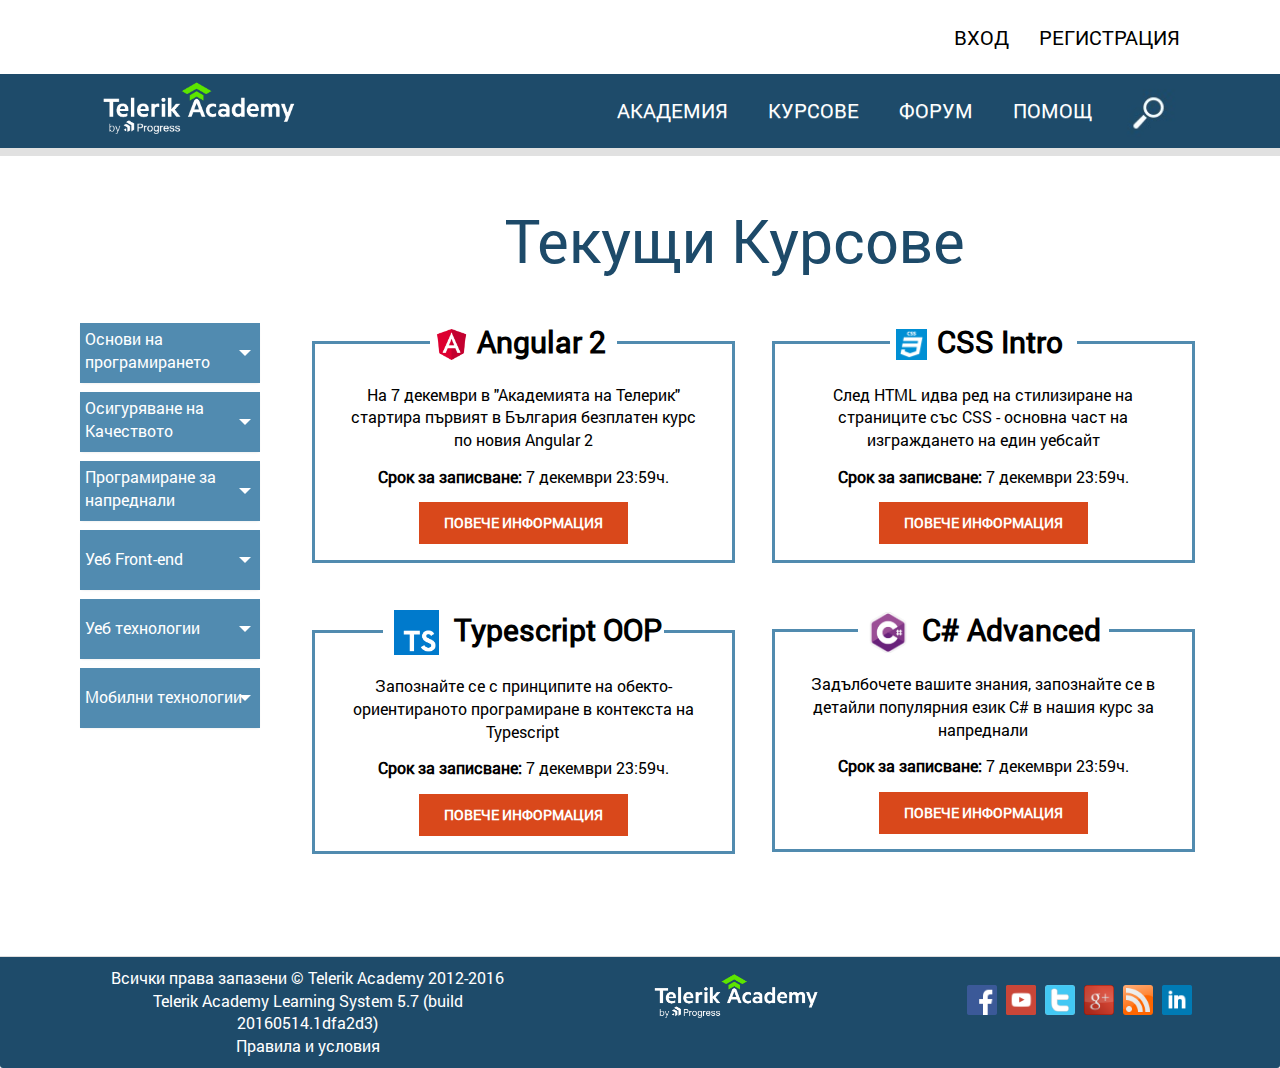
<file: htmls/index.html>
<!DOCTYPE html>
<html lang="en">

<head>
    <meta charset="UTF-8">
    <meta name="keywords" content="Telerik Academy, Академия на Телерик" />
    <meta name="viewport" content="width=device-width, initial-scale=1.0">
    <title>Telerik Academy</title>
    <link rel="icon" href="./icons/telerik-logo.ico"/>
    <link rel="stylesheet" href="./lib/css/bootstrap.min.css">
    <link rel="stylesheet" href="./lib/css/bootstrap-theme.min.css">
    <link rel="stylesheet" href="./styles/main.css">

    <script src="./lib/js/jquery.min.js"></script>
    <script src="./lib/js/bootstrap.min.js"></script>
    </hbody>
    <div id="root">
        <header>
            <nav id="account-settings" class="navbar navbar-static-top nav-inline">
                <div class="container text-center center">
                    <div id="login-register" class="row">
                        <div class="col-xs-12 text-center">
                            <ul class="nav navbar-nav nav-inline list-inline pull-right">
                                <li>
                                    <a href="#" onclick="(() => { $('#login-register').hide(); $('#account-buttons').show() })()">
<h4 class="loging-reg-btns">ВХОД</h4>
</a>
</li>
<li>
    <a href="#" onclick="(() => { $('#login-register').hide(); $('#account-buttons').show() })()">
<h4 class="loging-reg-btns">РЕГИСТРАЦИЯ</h4>
</a>
</li>
</ul>
</div>
</div>
<div id="account-buttons" class="row">
    <div class="col-xs-12 text-center">
        <ul id="user-icons" class="nav navbar-nav nav-inline list-inline pull-right">
            <li>
                <h4 id="username">Pesho_Peshev</h4>
            </li>
            <li>
                <a href="#">
                    <img src="./images/calendar.png" alt="calender">
                </a>
            </li>
            <li>
                <a href="#">
                    <img src="./images/email 1.png" alt="messages">
                </a>
            </li>
            <li>
                <a href="#" id="user">
                    <img src="./images/user.png" alt="user">
                </a>
            </li>
            <li class="dropdown">
                <a href="#" class="dropdown-toggle" id="settings" data-toggle="dropdown" role="button" aria-haspopup="true" aria-expanded="false">
                    <img src="./images/engine.png" alt="settings">
                </a>
                <div id="dropdown-settings" class="dropdown-menu text-center" area-labelledby="settings">
                    <a class="dropdown-header">НАСТРОЙКИ</a>
                    <a onclick="(() => { $('#login-register').show(); $('#account-buttons').hide() })()" class="dropdown-header">ИЗХОД</a>
</div>
</li>
</ul>
</div>
</div>
</div>
</nav>
<nav id="navigation" class="navbar navbar-static-top" role="navigation">
    <div class="container">
        <div class="navbar-header">
            <a href="#">
                <img id="telerik-logo" src="./images/telerik-academy-logo-nav.png" alt="telerik-academy">
            </a>
            <button class="navbar-toggle collapsed" type="button" data-toggle="collapse" data-target="#navbar-main" aria-expanded="false">
                            <span class="sr-only">Toggle navigation</span>
                            <span class="icon-bar"></span>
                            <span class="icon-bar"></span>
                            <span class="icon-bar"></span>
                        </button>
        </div>
        <div id="navbar-main" class="navbar-collapse collapse" aria-expanded="false" style="height: 0">
<ul class="nav navbar-nav nav-inline list-inline pull-right">
    <li>
        <a href="#">АКАДЕМИЯ</a>
    </li>
    <li>
        <a id="courses-btn" href="#">КУРСОВЕ</a>
    </li>
    <li>
        <a href="#">ФОРУМ</a>
    </li>
    <li>
        <a href="#">ПОМОЩ</a>
    </li>
    <li id="btn-search" data-target="#search-bar-input" data-toggle="collapse">
        <a href="#"><img src="./images/search-icon.jpg" alt="search"></a>
    </li>
    <li>
        <div id="search-bar-input" class="collapse">
            <form class="navbar-form" role="search">
                <input id="search" type="text" class="form-control" placeholder="Search..." name="search">
            </form>
        </div>
    </li>
</ul>
</div>
</div>
</nav>
</header>
<div class="container">
    <main id="main">
        <div class="row">
            <nav id="side-menu" class="col-md-2">
                <div class="panel-group" id="courses-navigation">
                    <div class="panel panel-default">
                        <div class="panel-heading" data-toggle="collapse" data-parent="#courses-navigation" href="#csharp-fundamentals">
                            <a>Основи на програмирането</a>
                            <span class="caret pull-right"></span>
                        </div>
                        <div id="csharp-fundamentals" class="panel-collapse collapse">
                            <div class="list-group">
                                <a class="list-group-item" href="/Courses/Courses/Details/323">Основи на C#</a>
                                <a class="list-group-item" href="/Courses/Courses/Details/331">C# за напреднали</a>
                                <a class="list-group-item" href="/Courses/Courses/Details/338">ООП със C#</a>
                                <a class="list-group-item" href="/Courses/Courses/Details/339">Основи на JavaScript</a>
                                <a class="list-group-item" href="/Courses/Courses/Details/245">ООП с JavaScript</a>
                            </div>
                        </div>
                    </div>
                    <div class="panel panel-default">
                        <div class="panel-heading" data-toggle="collapse" data-parent="#courses-navigation" href="#qa">
                            <a>Осигуряване на Качеството</a>
                            <span class="caret pull-right"></span>
                        </div>
                        <div id="qa" class="panel-collapse collapse">
                            <div class="list-group">
                                <a class="list-group-item" href="/Courses/Courses/Details/290">Осигуряване на качеството част 1</a>
                                <a class="list-group-item" href="/Courses/Courses/Details/301">Осигуряване на качеството част 2</a>
                                <a class="list-group-item" href="/Courses/Courses/Details/308">Осигуряване на качеството част 3</a>
                            </div>
                        </div>
                    </div>
                    <div class="panel panel-default">
                        <div class="panel-heading" data-toggle="collapse" data-parent="#courses-navigation" href="#csharp-advanced">
                            <a>Програмиране за напреднали</a>
                            <span class="caret pull-right"></span>
                        </div>
                        <div id="csharp-advanced" class="panel-collapse collapse">
                            <div class="list-group">
                                <a class="list-group-item" href="/Courses/Courses/Details/345">Компонентно тестване със C#</a>
                                <a class="list-group-item" href="/Courses/Courses/Details/244">Качествен програмен код със C#</a>
                                <a class="list-group-item" href="/Courses/Courses/Details/272">Структури от данни и алгоритми</a>
                                <a class="list-group-item" href="/Courses/Courses/Details/257">Бази от данни и SQL</a>
                            </div>
                        </div>
                    </div>
                    <div class="panel panel-default">
                        <div class="panel-heading smaller-titles" data-toggle="collapse" data-parent="#courses-navigation" href="#front-end">
                            <a>Уеб Front-end</a>
                            <span class="caret pull-right"></span>
                        </div>
                        <div id="front-end" class="panel-collapse collapse">
                            <div class="list-group">
                                <a class="list-group-item" href="/Courses/Courses/Details/324">Основи на HTML</a>
                                <a class="list-group-item" href="/Courses/Courses/Details/332">CSS стилизиране</a>
                                <a class="list-group-item" href="/Courses/Courses/Details/344">JavaScript UI и DOM</a>
                                <a class="list-group-item" href="/Courses/Courses/Details/262">UX дизайн</a>
                                <a class="list-group-item" href="/Courses/Courses/Details/292">Основи на Photoshop</a>
                                <a class="list-group-item" href="/Courses/Courses/Details/294">Изграждане на Уеб front-end</a>
                            </div>
                        </div>
                    </div>
                    <div class="panel panel-default">
                        <div class="panel-heading  smaller-titles" data-toggle="collapse" data-parent="#courses-navigation" href="#web-tech">
                            <a>Уеб технологии</a>
                            <span class="caret pull-right"></span>
                        </div>
                        <div id="web-tech" class="panel-collapse collapse">
                            <div class="list-group">
                                <a class="list-group-item" href="/Courses/Courses/Details/254">Приложения с JavaScript</a>
                                <a class="list-group-item" href="/Courses/Courses/Details/275">Уеб услуги и облачни технологии</a>
                                <a class="list-group-item" href="/Courses/Courses/Details/305">Уеб приложения с Node.js</a>
                                <a class="list-group-item" href="/Courses/Courses/Details/299">SPA приложения с AngularJS</a>
                                <a class="list-group-item" href="/Courses/Courses/Details/310">ASP.NET Web Forms</a>
                                <a class="list-group-item" href="/Courses/Courses/Details/313">ASP.NET MVC</a>
                            </div>
                        </div>
                    </div>
                    <div class="panel panel-default">
                        <div class="panel-heading smaller-titles" data-toggle="collapse" data-parent="#courses-navigation" href="#mobile-tech">
                            <a>Мобилни технологии</a>
                            <span class="caret pull-right"></span>
                        </div>
                        <div id="mobile-tech" class="panel-collapse collapse">
                            <div class="list-group">
                                <a class="list-group-item" href="/Courses/Courses/Details/300">Приложения за Windows</a>
                                <a class="list-group-item" href="/Courses/Courses/Details/306">Мобилни приложения за Android</a>
                                <a class="list-group-item" href="/Courses/Courses/Details/311">Приложения за iPhone и iPad</a>
                                <a class="list-group-item" href="/Courses/Courses/Details/316">Мултиплатформени мобилни приложения с NativeScript</a>
                            </div>
                        </div>
                    </div>
                </div>
            </nav>

            <!--TODO Icons-->
            <section class="col-md-10">
                <div class="row text-center" id="courses-heading">
                    <h1>Текущи Курсове</h1>
                </div>
                
                <div class="row-eq-height">
                    <div id="course-angular" class="course-container col-md-6 text-center">
                        <fieldset>
                            <legend class="course-title">
                                <div class="row">
                                    <div class="col-md-3">
                                        <img src="./images/Angular_full_color_logo.svg.png" alt="angular2-logo">
                                    </div>
                                    <div class="col-md-9 title-name text-left">
                                        <strong>Angular 2</strong>
                                    </div>
                                </div>
                            </legend>
                            <p>На 7 декември в "Академията на Телерик" стартира първият в България безплатен курс по новия Angular
                                2
                            </p>
                            <p>
                                <strong>Срок за записване:</strong> 7 декември 23:59ч.
                            </p>
                            <div class="row btn-more-info">
                                <div class="col-md-8 col-md-offset-2">
                                    <a class="course-more-info btn btn-block" href="./courses-details.html">Повече информация</a>
                                </div>
                            </div>
                        </fieldset>
                    </div>

                    <div id="course-css" class="course-container col-md-6 text-center">
                        <fieldset>
                            <legend class="course-title">
                                <div class="row">
                                    <div class="col-md-3">
                                        <img src="./images/preview-css3logo.png" alt="angular2-logo">
                                    </div>
                                    <div class="col-md-9 title-name text-left">
                                        <strong>CSS Intro</strong>
                                    </div>
                                </div>
                            </legend>
                            <p>След HTML идва ред на стилизиране на страниците със CSS - основна част на изграждането на един
                                уебсайт
                            </p>
                            <p>
                                <strong>Срок за записване:</strong> 7 декември 23:59ч.
                            </p>
                            <div class="row btn-more-info">
                                <div class="col-md-8 col-md-offset-2">
                                    <a class="course-more-info btn btn-block" href="./courses-details.html">Повече информация</a>
                                </div>
                            </div>
                        </fieldset>
                    </div>
                    <div id="course-typescript" class="course-container col-md-6 text-center">
                        <fieldset>
                            <legend class="course-title">
                                <div class="row">
                                    <div class="col-md-3">
                                        <img src="./images/ts.png" alt="angular2-logo">
                                    </div>
                                    <div class="col-md-9 title-name text-left">
                                        <strong>Typescript OOP</strong>
                                    </div>
                                </div>
                            </legend>
                            <p>Запознайте се с принципите на обекто-ориентираното програмиране в контекста на Typescript</p>
                            <p>
                                <strong>Срок за записване:</strong> 7 декември 23:59ч.
                            </p>
                            <div class="row btn-more-info">
                                <div class="col-md-8 col-md-offset-2">
                                    <a class="course-more-info btn btn-block" href="./courses-details.html">Повече информация</a>
                                </div>
                            </div>
                        </fieldset>
                    </div>
                    <div id="course-csharp" class="course-container col-md-6 text-center">
                        <fieldset>
                            <legend class="course-title">
                                <div class="row">
                                    <div class="col-md-3">
                                        <img src="./images/2p4i.png" alt="csharp-logo">
                                    </div>
                                    <div class="col-md-9 title-nam text-left">
                                        <strong>C# Advanced</strong>
                                    </div>
                                </div>
                            </legend>
                            <p>Задълбочете вашите знания, запознайте се в детайли популярния език C# в нашия курс за напреднали
                            </p>
                            <p>
                                <strong>Срок за записване:</strong> 7 декември 23:59ч.
                            </p>
                            <div class="row btn-more-info">
                                <div class="col-md-8 col-md-offset-2">
                                    <a class="course-more-info btn btn-block" href="./courses-details.html">Повече информация</a>
                                </div>
                            </div>
                        </fieldset>
                    </div>
                </div>
        </div>
        </section>
</div>
</main>
</div>
<footer id="footer" class="footer panel-footer text-center">
    <div class="container">
        <div class="row text-center">
            <div class="col-md-5">
                <div>Всички права запазени © Telerik Academy 2012-2016</div>
                <div><a href="/Home/About">Telerik Academy Learning System 5.7 (build 20160514.1dfa2d3)</a></div>
                <div><a href="#">Правила и условия</a></div>
            </div>
            <div class="col-md-4">
                <img src="./images/telerik-academy-logo-nav.png" alt="telerik-academy">
            </div>
            <div id="social-networks" class="col-md-3 text-right">
                <ul>
                    <li>
                        <a href="http://www.facebook.com/TelerikAcademy" target="_blank"><img src="./images/square-facebook-512.png" alt="facebook-page"></a>
                    </li>
                    <li>
                        <a href="http://www.youtube.com/user/TelerikAcademy" target="_blank"><img src="./images/youtube-square-social-media-512.png" alt="youtube-page"></a>
                    </li>
                    <li>
                        <a href="https://twitter.com/#!/TelerikAcademy" target="_blank"><img src="./images/twitter-square-icon_321295.png" alt="twitter-page"></a>
                    </li>
                    <li>
                        <a href="https://plus.google.com/u/0/b/105769630299292709719/" target="_blank"><img src="./images/googleplus_512_custom_gloss_red.png" alt="googleplus-page"></a>
                    </li>
                    <li>
                        <a href="/Rss/LatestCourses" target="_blank"><img src="./images/rssorange.png" alt="rss"></a>
                    </li>
                    <li>
                        <a href="http://www.linkedin.com/groups?gid=3161033&amp;trk=hb_side_g" target="_blank"><img src="./images/square-linkedin-512.png" alt="linkedin-page"></a>
                    </li>
                </ul>
            </div>
        </div>
    </div>
</footer>
</div>
</body>

</html>
</file>
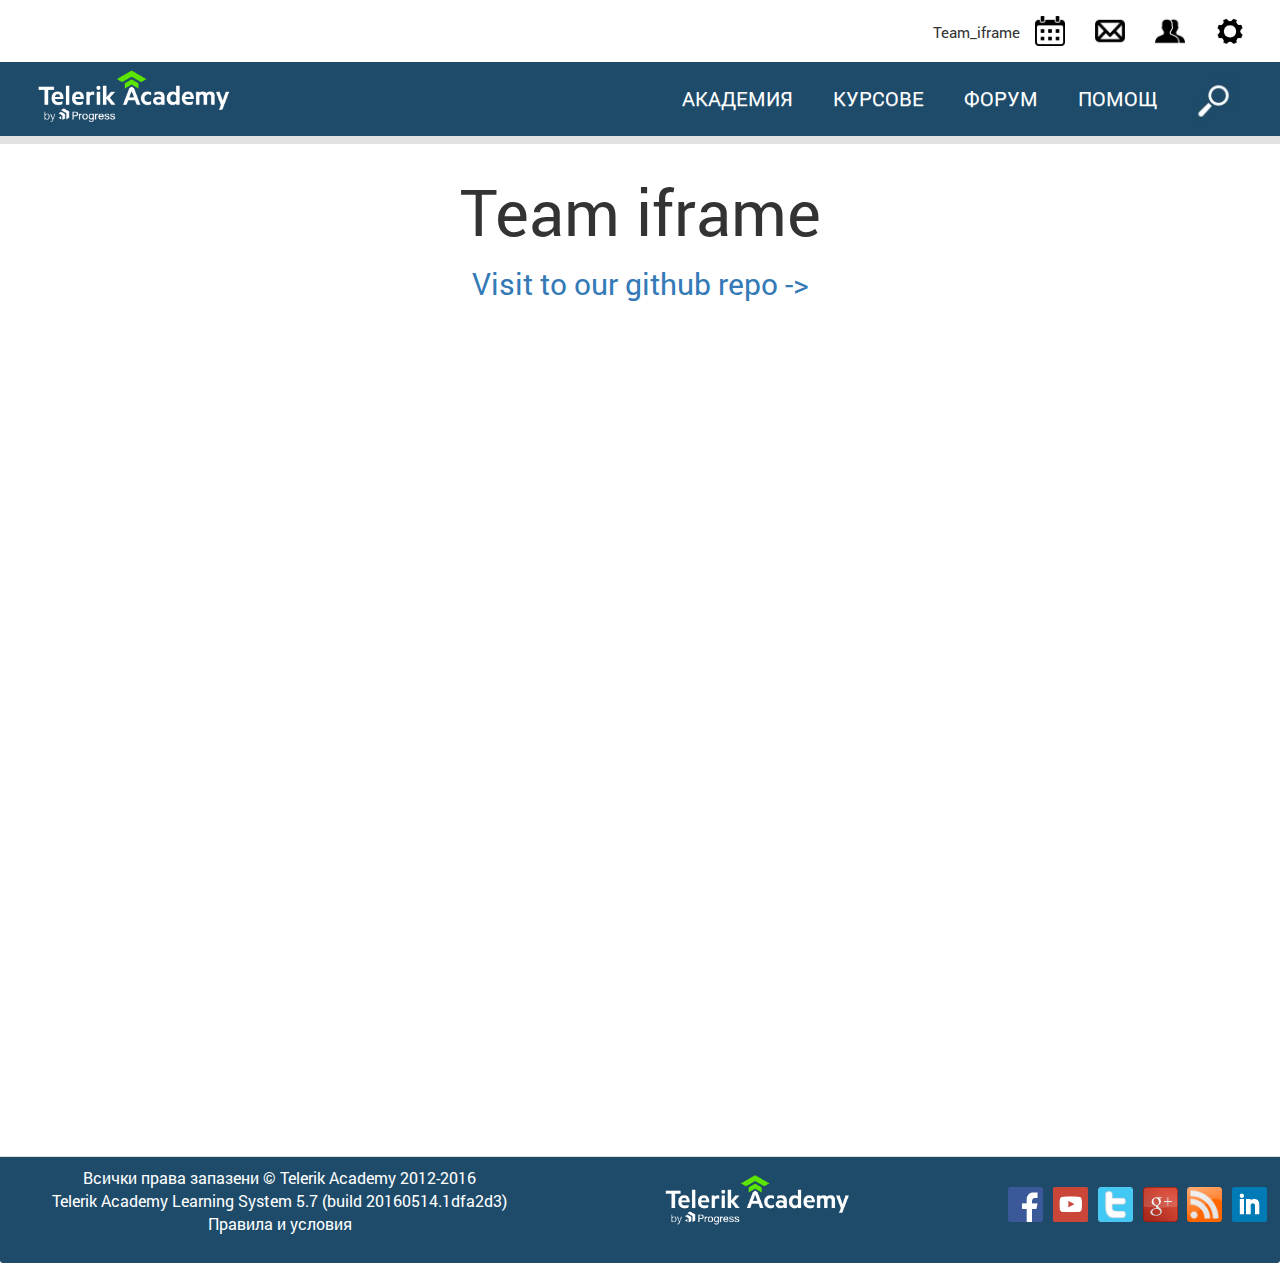
<file: github link/team-iframe-github.html>
<!DOCTYPE html>
<html lang="en">

<head>
    <meta charset="UTF-8">
    <meta name="keywords" content="Telerik Academy, Академия на Телерик" />
    <meta name="viewport" content="width=device-width, initial-scale=1.0">
    <title>Document</title>
    <link rel="stylesheet" href="./lib/css/bootstrap.min.css">
    <link rel="stylesheet" href="./lib/css/bootstrap-theme.min.css">
    <link rel="stylesheet" href="./styles/main.css">
    <script src="./lib/js/jquery.min.js"></script>
    <script src="./lib/js/bootstrap.min.js"></script>
    </hbody>
    <div id="root">
        <header>
            <nav id="account-settings" class="navbar navbar-static-top nav-inline">
                <div class="container text-center center">
                    <div id="account-buttons" class="row">
                        <div class="col-xs-12 text-center">
                            <ul id="user-icons" class="nav navbar-nav nav-inline list-inline pull-right">
                                <li>
                                    <h4 id="username">Team_iframe</h4>
                                </li>
                                <li>
                                    <a href="#">
                                        <img src="./images/calendar.png" alt="calender">
                                    </a>
                                </li>
                                <li>
                                    <a href="#">
                                        <img src="./images/email 1.png" alt="messages">
                                    </a>
                                </li>
                                <li>
                                    <a href="#" id="user">
                                        <img src="./images/user.png" alt="user">
                                    </a>
                                </li>
                                <li class="dropdown">
                                    <a href="#" class="dropdown-toggle" id="settings" data-toggle="dropdown" role="button" aria-haspopup="true" aria-expanded="false">
                                        <img src="./images/engine.png" alt="settings">
                                    </a>
                                    <div id="dropdown-settings" class="dropdown-menu text-center" area-labelledby="settings">
                                        <a class="dropdown-header">НАСТРОЙКИ</a>
                                        <a onclick="(() => { $('#login-register').show(); $('#account-buttons').hide() })()" class="dropdown-header">ИЗХОД</a>
                                    </div>
                                </li>
                            </ul>
                        </div>
                    </div>
                </div>
            </nav>
            <nav id="navigation" class="navbar navbar-static-top" role="navigation">
                <div class="container">
                    <div class="navbar-header">
                        <a href="#">
                            <img id="telerik-logo" src="./images/telerik-academy-logo-nav.png" alt="telerik-academy">
                        </a>
                        <button class="navbar-toggle collapsed" type="button" data-toggle="collapse" data-target="#navbar-main" aria-expanded="false">
                            <span class="sr-only">Toggle navigation</span>
                            <span class="icon-bar"></span>
                            <span class="icon-bar"></span>
                            <span class="icon-bar"></span>
                        </button>
                    </div>
                    <div id="navbar-main" class="navbar-collapse collapse" aria-expanded="false" style="height: 0">
                        <ul class="nav navbar-nav nav-inline list-inline pull-right">
                            <li>
                                <a href="#">АКАДЕМИЯ</a>
                            </li>
                            <li>
                                <a id="courses-btn" href="#">КУРСОВЕ</a>
                            </li>
                            <li>
                                <a href="#">ФОРУМ</a>
                            </li>
                            <li>
                                <a href="#">ПОМОЩ</a>
                            </li>
                            <li id="btn-search" data-target="#search-bar-input" data-toggle="collapse">
                                <a href="#"><img src="./images/search-icon.jpg" alt="search"></a>
                            </li>
                            <li>
                                <div id="search-bar-input" class="collapse">
                                    <form class="navbar-form" role="search">
                                        <input id="search" type="text" class="form-control" placeholder="Search..." name="search">
                                    </form>
                                </div>
                            </li>
                        </ul>
                    </div>
                </div>
            </nav>
        </header>
        <main>
            <div class="container team-iframe">
                <div class="row text-center">
                    <div class="col-md-12">
                        <h1 class="team-name">Team iframe</h1>
                        <h2><a href="https://github.com/team-iframe/ux-design-coursework">Visit to our github repo -></a></h2>
                    </div>
                </div>
            </div>
        </main>
        <footer id="footer" class="footer panel-footer text-center">
            <div class="container">
                <div class="row text-center">
                    <div class="col-md-5">
                        <div>Всички права запазени © Telerik Academy 2012-2016</div>
                        <div><a href="/Home/About">Telerik Academy Learning System 5.7 (build 20160514.1dfa2d3)</a></div>
                        <div><a href="#">Правила и условия</a></div>
                    </div>
                    <div class="col-md-4">
                        <img src="./images/telerik-academy-logo-nav.png" alt="telerik-academy">
                    </div>
                    <div id="social-networks" class="col-md-3 text-right">
                        <ul>
                            <li>
                                <a href="http://www.facebook.com/TelerikAcademy" target="_blank"><img src="./images/square-facebook-512.png" alt="facebook-page"></a>
                            </li>
                            <li>
                                <a href="http://www.youtube.com/user/TelerikAcademy" target="_blank"><img src="./images/youtube-square-social-media-512.png" alt="youtube-page"></a>
                            </li>
                            <li>
                                <a href="https://twitter.com/#!/TelerikAcademy" target="_blank"><img src="./images/twitter-square-icon_321295.png" alt="twitter-page"></a>
                            </li>
                            <li>
                                <a href="https://plus.google.com/u/0/b/105769630299292709719/" target="_blank"><img src="./images/googleplus_512_custom_gloss_red.png" alt="googleplus-page"></a>
                            </li>
                            <li>
                                <a href="/Rss/LatestCourses" target="_blank"><img src="./images/rssorange.png" alt="rss"></a>
                            </li>
                            <li>
                                <a href="http://www.linkedin.com/groups?gid=3161033&amp;trk=hb_side_g" target="_blank"><img src="./images/square-linkedin-512.png" alt="linkedin-page"></a>
                            </li>
                        </ul>
                    </div>
                </div>
            </div>
        </footer>
    </div>
    </body>

</html>
</file>
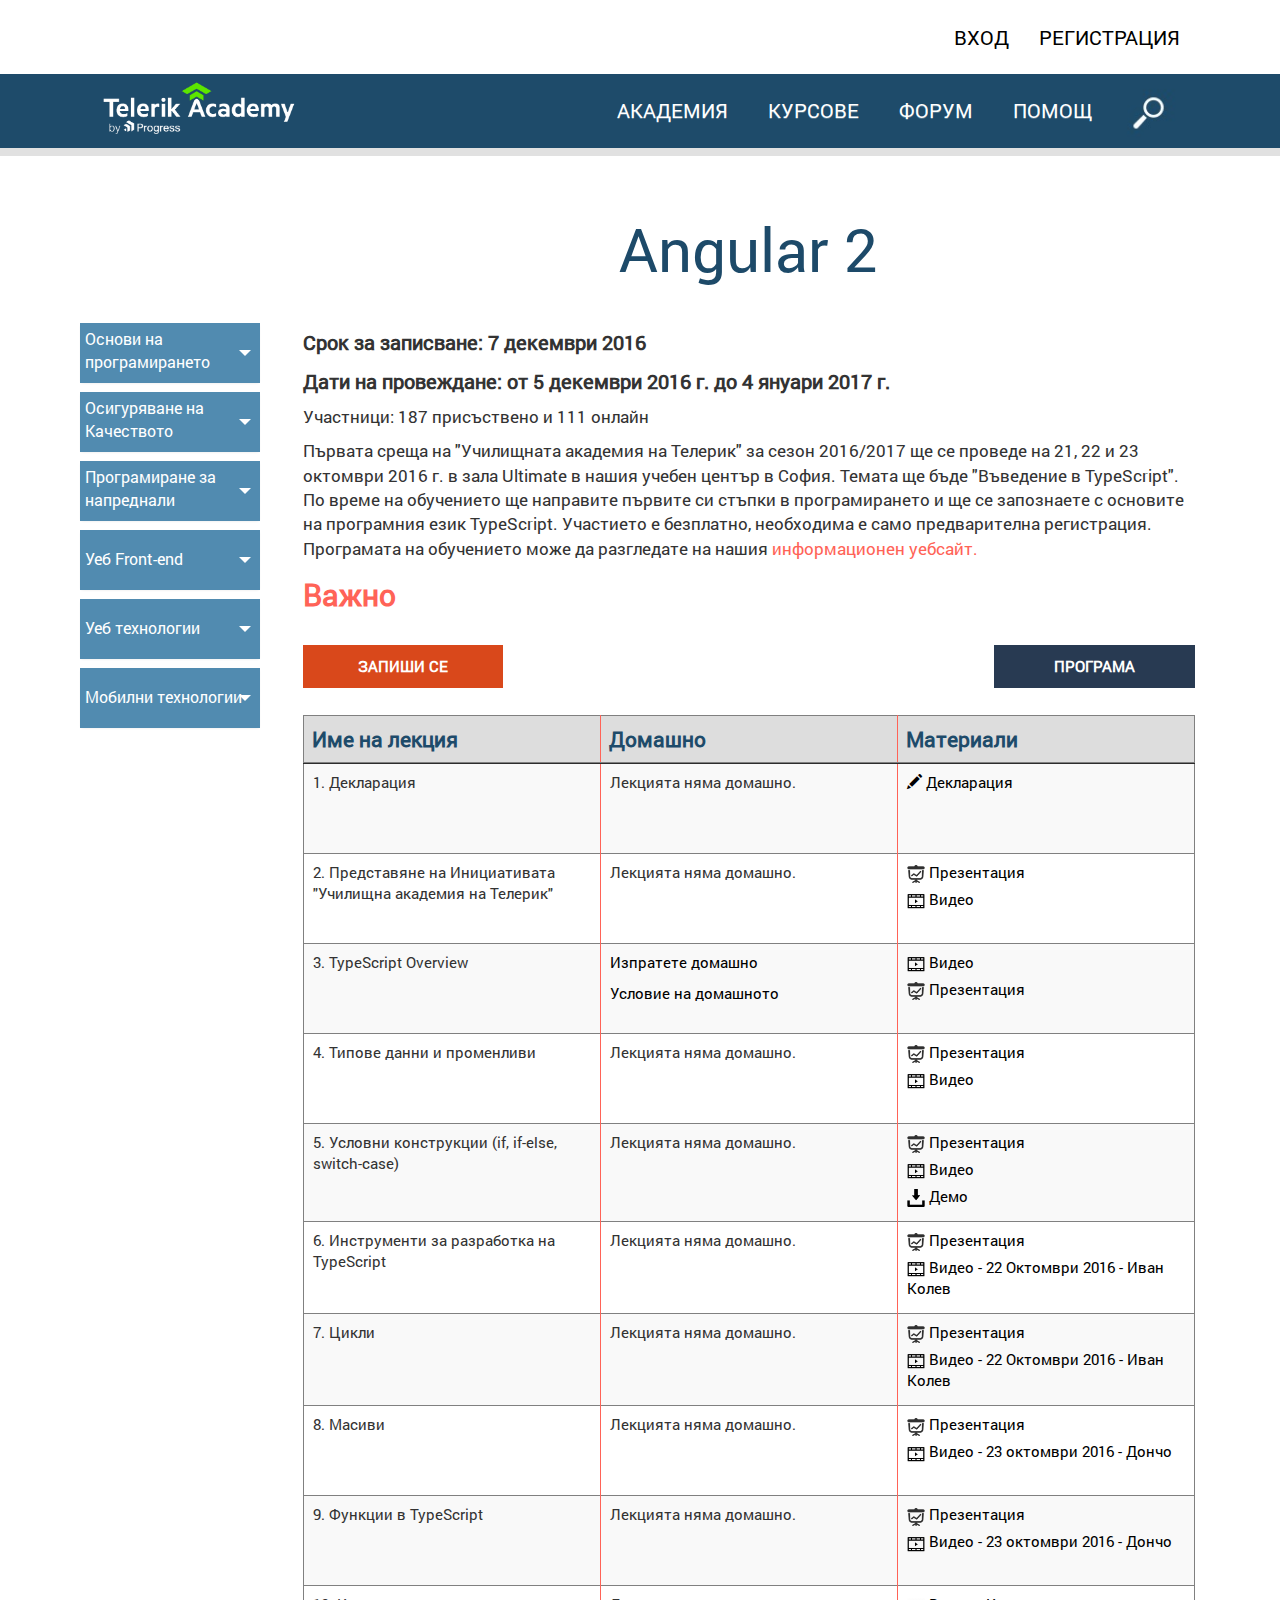
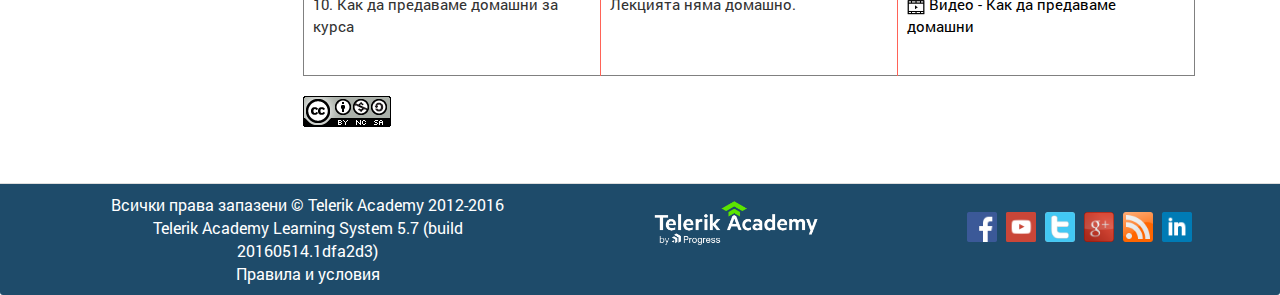
<file: htmls/courses-details.html>
<!DOCTYPE html>
<html lang="en">

<head>
    <meta charset="UTF-8">
    <meta name="keywords" content="Telerik Academy, Академия на Телерик" />
    <meta name="viewport" content="width=device-width, initial-scale=1.0">
    <title>Telerik Academy</title>    
    <link rel="icon" href="./icons/telerik-logo.ico"/>
    <link rel="stylesheet" href="./lib/css/bootstrap.min.css">
    <link rel="stylesheet" href="./lib/css/bootstrap-theme.min.css">
    <link rel="stylesheet" href="./styles/main.css">

    <script src="./lib/js/jquery.min.js"></script>
    <script src="./lib/js/bootstrap.min.js"></script>
    </hbody>
    <div id="root">
        <header>
            <nav id="account-settings" class="navbar navbar-static-top nav-inline">
                <div class="container text-center center">
                    <div id="login-register" class="row">
                        <div class="col-xs-12 text-center">
                            <ul class="nav navbar-nav nav-inline list-inline pull-right">
                                <li>
                                    <a href="#" onclick="(() => { $('#login-register').hide(); $('#account-buttons').show() })()">
<h4 class="loging-reg-btns">ВХОД</h4>
</a>
</li>
<li>
    <a href="#" onclick="(() => { $('#login-register').hide(); $('#account-buttons').show() })()">
<h4 class="loging-reg-btns">РЕГИСТРАЦИЯ</h4>
</a>
</li>
</ul>
</div>
</div>
<div id="account-buttons" class="row">
    <div class="col-xs-12 text-center">
        <ul id="user-icons" class="nav navbar-nav nav-inline list-inline pull-right">
            <li>
                <h4 id="username">Pesho_Peshev</h4>
            </li>
            <li>
                <a href="#">
                    <img src="./images/calendar.png" alt="calender">
                </a>
            </li>
            <li>
                <a href="#">
                    <img src="./images/email 1.png" alt="messages">
                </a>
            </li>
            <li>
                <a href="#" id="user">
                    <img src="./images/user.png" alt="user">
                </a>
            </li>
            <li class="dropdown">
                <a href="#" class="dropdown-toggle" id="settings" data-toggle="dropdown" role="button" aria-haspopup="true" aria-expanded="false">
                    <img src="./images/engine.png" alt="settings">
                </a>
                <div id="dropdown-settings" class="dropdown-menu text-center" area-labelledby="settings">
                    <a class="dropdown-header">НАСТРОЙКИ</a>
                    <a onclick="(() => { $('#login-register').show(); $('#account-buttons').hide() })()" class="dropdown-header">ИЗХОД</a>
</div>
</li>
</ul>
</div>
</div>
</div>
</nav>
<nav id="navigation" class="navbar navbar-static-top" role="navigation">
    <div class="container">
        <div class="navbar-header">
            <a href="#">
                <img id="telerik-logo" src="./images/telerik-academy-logo-nav.png" alt="telerik-academy">
            </a>
            <button class="navbar-toggle collapsed" type="button" data-toggle="collapse" data-target="#navbar-main" aria-expanded="false">
                            <span class="sr-only">Toggle navigation</span>
                            <span class="icon-bar"></span>
                            <span class="icon-bar"></span>
                            <span class="icon-bar"></span>
                        </button>
        </div>
        <div id="navbar-main" class="navbar-collapse collapse" aria-expanded="false" style="height: 0">
<ul class="nav navbar-nav nav-inline list-inline pull-right">
    <li>
        <a href="#">АКАДЕМИЯ</a>
    </li>
    <li>
        <a id="courses-btn" href="#">КУРСОВЕ</a>
    </li>
    <li>
        <a href="#">ФОРУМ</a>
    </li>
    <li>
        <a href="#">ПОМОЩ</a>
    </li>
    <li id="btn-search" data-target="#search-bar-input" data-toggle="collapse">
        <a href="#"><img src="./images/search-icon.jpg" alt="search"></a>
    </li>
    <li>
        <div id="search-bar-input" class="collapse">
            <form class="navbar-form" role="search">
                <input id="search" type="text" class="form-control" placeholder="Search..." name="search">
            </form>
        </div>
    </li>
</ul>
</div>
</div>
</nav>
</header>
<div class="container">
    <main id="main">
        <div class="row">
            <nav id="side-menu" class="col-md-2">
                <div class="panel-group" id="courses-navigation">
                    <div class="panel panel-default">
                        <div class="panel-heading" data-toggle="collapse" data-parent="#courses-navigation" href="#csharp-fundamentals">
                            <a>Основи на програмирането</a>
                            <span class="caret pull-right"></span>
                        </div>
                        <div id="csharp-fundamentals" class="panel-collapse collapse">
                            <div class="list-group">
                                <a class="list-group-item" href="/Courses/Courses/Details/323">Основи на C#</a>
                                <a class="list-group-item" href="/Courses/Courses/Details/331">C# за напреднали</a>
                                <a class="list-group-item" href="/Courses/Courses/Details/338">ООП със C#</a>
                                <a class="list-group-item" href="/Courses/Courses/Details/339">Основи на JavaScript</a>
                                <a class="list-group-item" href="/Courses/Courses/Details/245">ООП с JavaScript</a>
                            </div>
                        </div>
                    </div>
                    <div class="panel panel-default">
                        <div class="panel-heading" data-toggle="collapse" data-parent="#courses-navigation" href="#qa">
                            <a>Осигуряване на Качеството</a>
                            <span class="caret pull-right"></span>
                        </div>
                        <div id="qa" class="panel-collapse collapse">
                            <div class="list-group">
                                <a class="list-group-item" href="/Courses/Courses/Details/290">Осигуряване на качеството част 1</a>
                                <a class="list-group-item" href="/Courses/Courses/Details/301">Осигуряване на качеството част 2</a>
                                <a class="list-group-item" href="/Courses/Courses/Details/308">Осигуряване на качеството част 3</a>
                            </div>
                        </div>
                    </div>
                    <div class="panel panel-default">
                        <div class="panel-heading" data-toggle="collapse" data-parent="#courses-navigation" href="#csharp-advanced">
                            <a>Програмиране за напреднали</a>
                            <span class="caret pull-right"></span>
                        </div>
                        <div id="csharp-advanced" class="panel-collapse collapse">
                            <div class="list-group">
                                <a class="list-group-item" href="/Courses/Courses/Details/345">Компонентно тестване със C#</a>
                                <a class="list-group-item" href="/Courses/Courses/Details/244">Качествен програмен код със C#</a>
                                <a class="list-group-item" href="/Courses/Courses/Details/272">Структури от данни и алгоритми</a>
                                <a class="list-group-item" href="/Courses/Courses/Details/257">Бази от данни и SQL</a>
                            </div>
                        </div>
                    </div>
                    <div class="panel panel-default">
                        <div class="panel-heading smaller-titles" data-toggle="collapse" data-parent="#courses-navigation" href="#front-end">
                            <a>Уеб Front-end</a>
                            <span class="caret pull-right"></span>
                        </div>
                        <div id="front-end" class="panel-collapse collapse">
                            <div class="list-group">
                                <a class="list-group-item" href="/Courses/Courses/Details/324">Основи на HTML</a>
                                <a class="list-group-item" href="/Courses/Courses/Details/332">CSS стилизиране</a>
                                <a class="list-group-item" href="/Courses/Courses/Details/344">JavaScript UI и DOM</a>
                                <a class="list-group-item" href="/Courses/Courses/Details/262">UX дизайн</a>
                                <a class="list-group-item" href="/Courses/Courses/Details/292">Основи на Photoshop</a>
                                <a class="list-group-item" href="/Courses/Courses/Details/294">Изграждане на Уеб front-end</a>
                            </div>
                        </div>
                    </div>
                    <div class="panel panel-default">
                        <div class="panel-heading  smaller-titles" data-toggle="collapse" data-parent="#courses-navigation" href="#web-tech">
                            <a>Уеб технологии</a>
                            <span class="caret pull-right"></span>
                        </div>
                        <div id="web-tech" class="panel-collapse collapse">
                            <div class="list-group">
                                <a class="list-group-item" href="/Courses/Courses/Details/254">Приложения с JavaScript</a>
                                <a class="list-group-item" href="/Courses/Courses/Details/275">Уеб услуги и облачни технологии</a>
                                <a class="list-group-item" href="/Courses/Courses/Details/305">Уеб приложения с Node.js</a>
                                <a class="list-group-item" href="/Courses/Courses/Details/299">SPA приложения с AngularJS</a>
                                <a class="list-group-item" href="/Courses/Courses/Details/310">ASP.NET Web Forms</a>
                                <a class="list-group-item" href="/Courses/Courses/Details/313">ASP.NET MVC</a>
                            </div>
                        </div>
                    </div>
                    <div class="panel panel-default">
                        <div class="panel-heading smaller-titles" data-toggle="collapse" data-parent="#courses-navigation" href="#mobile-tech">
                            <a>Мобилни технологии</a>
                            <span class="caret pull-right"></span>
                        </div>
                        <div id="mobile-tech" class="panel-collapse collapse">
                            <div class="list-group">
                                <a class="list-group-item" href="/Courses/Courses/Details/300">Приложения за Windows</a>
                                <a class="list-group-item" href="/Courses/Courses/Details/306">Мобилни приложения за Android</a>
                                <a class="list-group-item" href="/Courses/Courses/Details/311">Приложения за iPhone и iPad</a>
                                <a class="list-group-item" href="/Courses/Courses/Details/316">Мултиплатформени мобилни приложения с NativeScript</a>
                            </div>
                        </div>
                    </div>
                </div>
            </nav>

            <!--TODO Icons-->
            <section class="col-md-10">
                <div id="courses-details-container">
                    <div class="row text-center" id="courses-heading">
                        <h1>Angular 2</h1>
                    </div>
                    <div id="courses-basic-info-container" class="row-eq-height">
                        <p class="schedule">Срок за записване: 7 декември 2016</p>
                        <p class="schedule">Дати на провеждане: от 5 декември 2016 г. до 4 януари 2017 г.</p>
                        <p class="participants">Участници: 187 присъствено и 111 онлайн</p>
                        <div class="course-info-content">Първата среща на "Училищната академия на Телерик" за сезон 2016/2017 ще се проведе на 21, 22 и 23
                            октомври 2016 г. в зала Ultimate в нашия учебен център в София. Темата ще бъде "Въведение в TypeScript".
                            По време на обучението ще направите първите си стъпки в програмирането и ще се запознаете с основите
                            на програмния език TypeScript. Участието е безплатно, необходима е само предварителна регистрация.
                            Програмата на обучението може да разгледате на нашия <a href="#" class="link">информационен уебсайт.</a></div>
                    </div>

                    <div class="row">
                        <p class="important-note" data-toggle="collapse" data-target="#note-block">Важно</p>
                        <div id="note-block" class="note-content collapse">
                            За да получите бележка за присъствие на срещата на "Училищната академия на Телерик", е необходимо:<p> - да предадете попълнена
                            от родител декларация (може да я свалите по-долу)</p><p> - да сте се регистрирали на четеца, намиращ
                            се до входа на залата с картата с баркод, генерирана от нашата онлайн система в профила ви в
                            началото и края на срещата</p><p> - да сте попълнили първото име и фамилията си в профила си в онлайн
                            системата ни</p>
                        </div>
                    </div>
                    <div class="row" id="buttons">
                        <div id="course-signed-btn" class="col-md-3 display-none">
                            <a class="btn btn-block"><span>ЗАПИСАН/А СТЕ</span><span>ПРИСЪСТВЕНО</span></a>
                        </div>
                        <div id="sign-course-btn" class="col-md-3">
                            <a class="btn btn-block sign">ЗАПИШИ СЕ</a>
                        </div>
                        <div id="course-progam-btn" class="col-md-3 col-md-offset-6">
                            <a class="btn btn-block">ПРОГРАМА</a>
                        </div>

                    </div>
                    <div id="program-table" class="row">
                        <table class="table table-bordered table-striped">
                            <thead>
                                <tr>
                                    <th class="col-md-4"> Име на лекция
                                    </th>
                                    <th class="col-md-4"> Домашно
                                    </th>
                                    <th class="col-md-4"> Материали
                                    </th>
                                </tr>
                            </thead>
                            <tbody>
                                <tr>
                                    <td>
                                        <strong>1. Декларация</strong>
                                    </td>
                                    <td>
                                        Лекцията няма домашно.
                                    </td>
                                    <td>
                                        <div>
                                            <a href="/Courses/LectureResources/8728/Декларация" target="_blank">
                                                <span class="glyphicon glyphicon-pencil text-warning"></span> Декларация
                                            </a>
                                        </div>
                                    </td>
                                </tr>
                                <tr>
                                    <td>
                                        <strong>2. Представяне на Инициативата "Училищна академия на Телерик"</strong>
                                    </td>

                                    <td>
                                        Лекцията няма домашно.
                                    </td>
                                    <td>
                                        <div>
                                            <img class="table-icons" src="./images/presentation-icon-65130.png" alt="presentation">
                                            <a href="/Courses/LectureResources/9085/Презентация" target="_blank">Презентация</a>

                                        </div>
                                        <div>
                                            <img class="table-icons" src="./images/video-512.png" alt="video">
                                            <a href="/Courses/LectureResources/9092/Видео" target="_blank">Видео
                </a>
                                        </div>
                                    </td>
                                </tr>
                                <tr>
                                    <td>
                                        <strong>3. TypeScript Overview</strong>
                                    </td>

                                    <td>
                                        <p><a href="#">Изпратете домашно</a></p>
                                        <p><a href="#">Условие на домашното</a></p>
                                    </td>
                                    <td>
                                        <div>
                                            <img class="table-icons" src="./images/video-512.png" alt="video">
                                            <a href="/Courses/LectureResources/9096/Видео" target="_blank">Видео
                </a>

                                        </div>
                                        <div>
                                            <img class="table-icons" src="./images/presentation-icon-65130.png" alt="presentation">
                                            <a href="/Courses/LectureResources/9097/Презентация" target="_blank">Презентация
                </a>

                                        </div>

                                    </td>
                                </tr>
                                <tr>
                                    <td>
                                        <strong>4. Типове данни и променливи</strong>
                                    </td>

                                    <td>
                                        Лекцията няма домашно.
                                    </td>
                                    <td>
                                        <div>
                                            <img class="table-icons" src="./images/presentation-icon-65130.png" alt="presentation">
                                            <a href="/Courses/LectureResources/9098/Презентация" target="_blank">Презентация
                </a>

                                        </div>
                                        <div>
                                            <img class="table-icons" src="./images/video-512.png" alt="video">
                                            <a href="/Courses/LectureResources/9177/Видео" target="_blank">Видео
                </a>
                                        </div>
                                    </td>
                                </tr>
                                <tr>
                                    <td>
                                        <strong>5. Условни конструкции (if, if-else, switch-case)</strong>
                                    </td>

                                    <td>
                                        Лекцията няма домашно.
                                    </td>
                                    <td>
                                        <div>
                                            <img class="table-icons" src="./images/presentation-icon-65130.png" alt="presentation">
                                            <a href="/Courses/LectureResources/9099/Презентация" target="_blank">Презентация
                </a>

                                        </div>
                                        <div>
                                            <img class="table-icons" src="./images/video-512.png" alt="video">
                                            <a href="/Courses/LectureResources/9101/Видео" target="_blank">Видео
                </a>

                                        </div>
                                        <div>
                                            <img class="table-icons" src="./images/532.png" alt="demo">
                                            <a href="/Courses/LectureResources/9100/Демо" target="_blank"> Демо
                </a>
                                        </div>
                                    </td>
                                </tr>
                                <tr>
                                    <td>
                                        <strong>6. Инструменти за разработка на TypeScript</strong>
                                    </td>

                                    <td>
                                        Лекцията няма домашно.
                                    </td>
                                    <td>
                                        <div>
                                            <img class="table-icons" src="./images/presentation-icon-65130.png" alt="presentation">
                                            <a href="/Courses/LectureResources/9103/Презентация" target="_blank">Презентация
                </a>

                                        </div>
                                        <div>
                                            <img class="table-icons" src="./images/video-512.png" alt="video">
                                            <a href="/Courses/LectureResources/9104/Видео-22-Октомври-2016-Иван-Колев" target="_blank"> Видео - 22 Октомври 2016 - Иван Колев
                </a>
                                        </div>
                                    </td>
                                </tr>
                                <tr>
                                    <td>
                                        <strong>7. Цикли</strong>
                                    </td>

                                    <td>
                                        Лекцията няма домашно.
                                    </td>
                                    <td>
                                        <div>
                                            <img class="table-icons" src="./images/presentation-icon-65130.png" alt="presentation">
                                            <a href="/Courses/LectureResources/9105/Презентация" target="_blank">Презентация
                </a>

                                        </div>
                                        <div>
                                            <img class="table-icons" src="./images/video-512.png" alt="video">
                                            <a href="/Courses/LectureResources/9106/Видео-22-Октомври-2016-Иван-Колев" target="_blank">Видео - 22 Октомври 2016 - Иван Колев
                </a>
                                        </div>
                                    </td>
                                </tr>
                                <tr>
                                    <td>
                                        <strong>8. Масиви</strong>
                                    </td>

                                    <td>
                                        Лекцията няма домашно.
                                    </td>
                                    <td>
                                        <div>
                                            <img class="table-icons" src="./images/presentation-icon-65130.png" alt="presentation">
                                            <a href="/Courses/LectureResources/9107/Презентация" target="_blank">Презентация
                </a>

                                        </div>
                                        <div>
                                            <img class="table-icons" src="./images/video-512.png" alt="video">
                                            <a href="/Courses/LectureResources/9113/Видео-23-октомври-2016-Дончо" target="_blank">Видео - 23 октомври 2016 - Дончо
                </a>
                                        </div>
                                    </td>
                                </tr>
                                <tr>
                                    <td>
                                        <strong>9. Функции в TypeScript</strong>
                                    </td>

                                    <td>
                                        Лекцията няма домашно.
                                    </td>
                                    <td>
                                        <div>
                                            <img class="table-icons" src="./images/presentation-icon-65130.png" alt="presentation">
                                            <a href="/Courses/LectureResources/9108/Презентация" target="_blank">Презентация
                </a>

                                        </div>
                                        <div>
                                            <img class="table-icons" src="./images/video-512.png" alt="video">
                                            <a href="/Courses/LectureResources/9112/Видео-23-октомври-2016-Дончо" target="_blank">Видео - 23 октомври 2016 - Дончо
                </a>
                                        </div>
                                    </td>
                                </tr>
                                <tr>
                                    <td>
                                        <strong>10. Как да предаваме домашни за курса</strong>
                                    </td>

                                    <td>
                                        Лекцията няма домашно.
                                    </td>
                                    <td>
                                        <div>
                                            <img class="table-icons" src="./images/video-512.png" alt="video">
                                            <a href="/Courses/LectureResources/9184/Видео-Как-да-предаваме-домашни" target="_blank">Видео - Как да предаваме домашни
                </a>
                                        </div>
                                    </td>
                                </tr>
                            </tbody>
                        </table>
                    </div>
                    <div class="row">
                        <div id="license-image" class="col-md-3">
                            <img src="./images/ShareAlike-License.png" alt="license">
                        </div>
                        <div id="sign-off-course-btn" class="col-md-3 col-lg-offset-6">
                            <a href="#" class="btn btn-block display-none">ОТПИШИ СЕ ОТ КУРСА</a>
                        </div>
                    </div>
                </div>
            </section>
        </div>
    </main>
</div>
<footer id="footer" class="footer panel-footer text-center">
    <div class="container">
        <div class="row text-center">
            <div class="col-md-5">
                <div>Всички права запазени © Telerik Academy 2012-2016</div>
                <div><a href="/Home/About">Telerik Academy Learning System 5.7 (build 20160514.1dfa2d3)</a></div>
                <div><a href="#">Правила и условия</a></div>
            </div>
            <div class="col-md-4">
                <img src="./images/telerik-academy-logo-nav.png" alt="telerik-academy">
            </div>
            <div id="social-networks" class="col-md-3 text-right">
                <ul>
                    <li>
                        <a href="http://www.facebook.com/TelerikAcademy" target="_blank"><img src="./images/square-facebook-512.png" alt="facebook-page"></a>
                    </li>
                    <li>
                        <a href="http://www.youtube.com/user/TelerikAcademy" target="_blank"><img src="./images/youtube-square-social-media-512.png" alt="youtube-page"></a>
                    </li>
                    <li>
                        <a href="https://twitter.com/#!/TelerikAcademy" target="_blank"><img src="./images/twitter-square-icon_321295.png" alt="twitter-page"></a>
                    </li>
                    <li>
                        <a href="https://plus.google.com/u/0/b/105769630299292709719/" target="_blank"><img src="./images/googleplus_512_custom_gloss_red.png" alt="googleplus-page"></a>
                    </li>
                    <li>
                        <a href="/Rss/LatestCourses" target="_blank"><img src="./images/rssorange.png" alt="rss"></a>
                    </li>
                    <li>
                        <a href="http://www.linkedin.com/groups?gid=3161033&amp;trk=hb_side_g" target="_blank"><img src="./images/square-linkedin-512.png" alt="linkedin-page"></a>
                    </li>
                </ul>
            </div>
        </div>
    </div>
</footer>
</div>

<script>
                                $('#sign-course-btn a').click(() => {
                                    $('#sign-off-course-btn a').toggleClass('display-none');
                                    $('#sign-course-btn').toggleClass('display-none');
                                    $('#course-signed-btn').toggleClass('display-none');
                                });

                                $('#sign-off-course-btn a').click(() => {
                                    $('#sign-course-btn').toggleClass('display-none');
                                    $('#sign-off-course-btn a').toggleClass('display-none');
                                    $('#course-signed-btn').toggleClass('display-none');
                                });
</script>
</body>

</html>
</file>
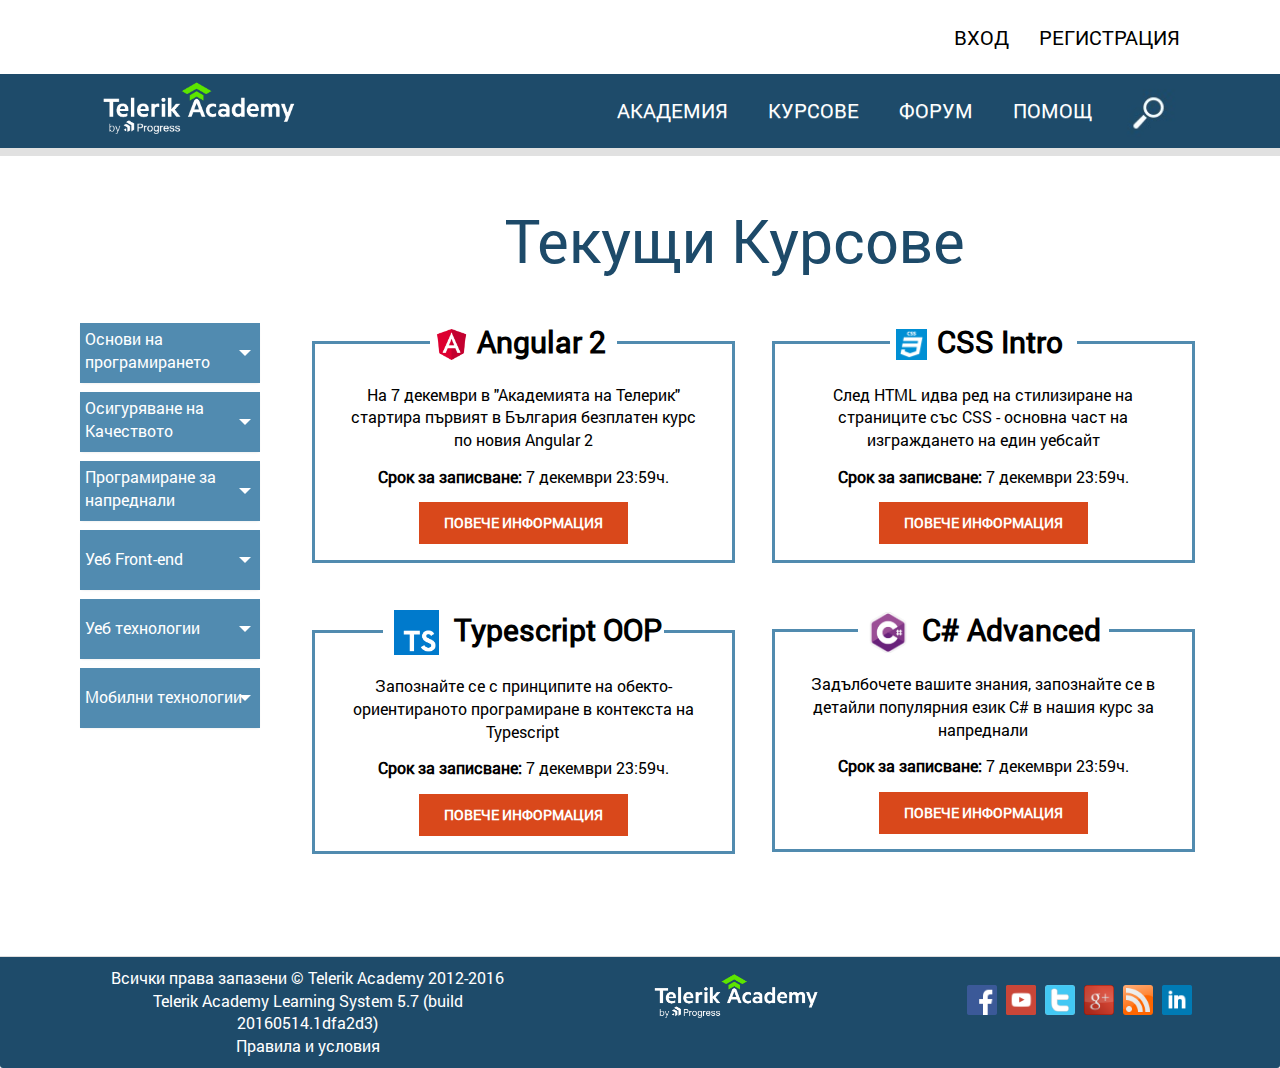
<file: htmls/courses-list.html>
<!DOCTYPE html>
<html lang="en">

<head>
    <meta charset="UTF-8">
    <meta name="keywords" content="Telerik Academy, Академия на Телерик" />
    <meta name="viewport" content="width=device-width, initial-scale=1.0">
    <title>Document</title>
    <link rel="stylesheet" href="./lib/css/bootstrap.min.css">
    <link rel="stylesheet" href="./lib/css/bootstrap-theme.min.css">
    <link rel="stylesheet" href="./styles/main.css">

    <script src="./lib/js/jquery.min.js"></script>
    <script src="./lib/js/bootstrap.min.js"></script>
    </hbody>
    <div id="root">
        <header>
            <nav id="account-settings" class="navbar navbar-static-top nav-inline">
                <div class="container text-center center">
                    <div id="login-register" class="row">
                        <div class="col-xs-12 text-center">
                            <ul class="nav navbar-nav nav-inline list-inline pull-right">
                                <li>
                                    <a href="#" onclick="(() => { $('#login-register').hide(); $('#account-buttons').show() })()">
<h4 class="loging-reg-btns">ВХОД</h4>
</a>
</li>
<li>
    <a href="#" onclick="(() => { $('#login-register').hide(); $('#account-buttons').show() })()">
<h4 class="loging-reg-btns">РЕГИСТРАЦИЯ</h4>
</a>
</li>
</ul>
</div>
</div>
<div id="account-buttons" class="row">
    <div class="col-xs-12 text-center">
        <ul id="user-icons" class="nav navbar-nav nav-inline list-inline pull-right">
            <li>
                <h4 id="username">Pesho_Peshev</h4>
            </li>
            <li>
                <a href="#">
                    <img src="./images/calendar.png" alt="calender">
                </a>
            </li>
            <li>
                <a href="#">
                    <img src="./images/email 1.png" alt="messages">
                </a>
            </li>
            <li>
                <a href="#" id="user">
                    <img src="./images/user.png" alt="user">
                </a>
            </li>
            <li class="dropdown">
                <a href="#" class="dropdown-toggle" id="settings" data-toggle="dropdown" role="button" aria-haspopup="true" aria-expanded="false">
                    <img src="./images/engine.png" alt="settings">
                </a>
                <div id="dropdown-settings" class="dropdown-menu text-center" area-labelledby="settings">
                    <a class="dropdown-header">НАСТРОЙКИ</a>
                    <a onclick="(() => { $('#login-register').show(); $('#account-buttons').hide() })()" class="dropdown-header">ИЗХОД</a>
</div>
</li>
</ul>
</div>
</div>
</div>
</nav>
<nav id="navigation" class="navbar navbar-static-top" role="navigation">
    <div class="container">
        <div class="navbar-header">
            <a href="#">
                <img id="telerik-logo" src="./images/telerik-academy-logo-nav.png" alt="telerik-academy">
            </a>
            <button class="navbar-toggle collapsed" type="button" data-toggle="collapse" data-target="#navbar-main" aria-expanded="false">
                            <span class="sr-only">Toggle navigation</span>
                            <span class="icon-bar"></span>
                            <span class="icon-bar"></span>
                            <span class="icon-bar"></span>
                        </button>
        </div>
        <div id="navbar-main" class="navbar-collapse collapse" aria-expanded="false" style="height: 0">
<ul class="nav navbar-nav nav-inline list-inline pull-right">
    <li>
        <a href="#">АКАДЕМИЯ</a>
    </li>
    <li>
        <a id="courses-btn" href="#">КУРСОВЕ</a>
    </li>
    <li>
        <a href="#">ФОРУМ</a>
    </li>
    <li>
        <a href="#">ПОМОЩ</a>
    </li>
    <li id="btn-search" data-target="#search-bar-input" data-toggle="collapse">
        <a href="#"><img src="./images/search-icon.jpg" alt="search"></a>
    </li>
    <li>
        <div id="search-bar-input" class="collapse">
            <form class="navbar-form" role="search">
                <input id="search" type="text" class="form-control" placeholder="Search..." name="search">
            </form>
        </div>
    </li>
</ul>
</div>
</div>
</nav>
</header>
<div class="container">
    <main id="main">
        <div class="row">
            <nav id="side-menu" class="col-md-2">
                <div class="panel-group" id="courses-navigation">
                    <div class="panel panel-default">
                        <div class="panel-heading" data-toggle="collapse" data-parent="#courses-navigation" href="#csharp-fundamentals">
                            <a>Основи на програмирането</a>
                            <span class="caret pull-right"></span>
                        </div>
                        <div id="csharp-fundamentals" class="panel-collapse collapse">
                            <div class="list-group">
                                <a class="list-group-item" href="/Courses/Courses/Details/323">Основи на C#</a>
                                <a class="list-group-item" href="/Courses/Courses/Details/331">C# за напреднали</a>
                                <a class="list-group-item" href="/Courses/Courses/Details/338">ООП със C#</a>
                                <a class="list-group-item" href="/Courses/Courses/Details/339">Основи на JavaScript</a>
                                <a class="list-group-item" href="/Courses/Courses/Details/245">ООП с JavaScript</a>
                            </div>
                        </div>
                    </div>
                    <div class="panel panel-default">
                        <div class="panel-heading" data-toggle="collapse" data-parent="#courses-navigation" href="#qa">
                            <a>Осигуряване на Качеството</a>
                            <span class="caret pull-right"></span>
                        </div>
                        <div id="qa" class="panel-collapse collapse">
                            <div class="list-group">
                                <a class="list-group-item" href="/Courses/Courses/Details/290">Осигуряване на качеството част 1</a>
                                <a class="list-group-item" href="/Courses/Courses/Details/301">Осигуряване на качеството част 2</a>
                                <a class="list-group-item" href="/Courses/Courses/Details/308">Осигуряване на качеството част 3</a>
                            </div>
                        </div>
                    </div>
                    <div class="panel panel-default">
                        <div class="panel-heading" data-toggle="collapse" data-parent="#courses-navigation" href="#csharp-advanced">
                            <a>Програмиране за напреднали</a>
                            <span class="caret pull-right"></span>
                        </div>
                        <div id="csharp-advanced" class="panel-collapse collapse">
                            <div class="list-group">
                                <a class="list-group-item" href="/Courses/Courses/Details/345">Компонентно тестване със C#</a>
                                <a class="list-group-item" href="/Courses/Courses/Details/244">Качествен програмен код със C#</a>
                                <a class="list-group-item" href="/Courses/Courses/Details/272">Структури от данни и алгоритми</a>
                                <a class="list-group-item" href="/Courses/Courses/Details/257">Бази от данни и SQL</a>
                            </div>
                        </div>
                    </div>
                    <div class="panel panel-default">
                        <div class="panel-heading smaller-titles" data-toggle="collapse" data-parent="#courses-navigation" href="#front-end">
                            <a>Уеб Front-end</a>
                            <span class="caret pull-right"></span>
                        </div>
                        <div id="front-end" class="panel-collapse collapse">
                            <div class="list-group">
                                <a class="list-group-item" href="/Courses/Courses/Details/324">Основи на HTML</a>
                                <a class="list-group-item" href="/Courses/Courses/Details/332">CSS стилизиране</a>
                                <a class="list-group-item" href="/Courses/Courses/Details/344">JavaScript UI и DOM</a>
                                <a class="list-group-item" href="/Courses/Courses/Details/262">UX дизайн</a>
                                <a class="list-group-item" href="/Courses/Courses/Details/292">Основи на Photoshop</a>
                                <a class="list-group-item" href="/Courses/Courses/Details/294">Изграждане на Уеб front-end</a>
                            </div>
                        </div>
                    </div>
                    <div class="panel panel-default">
                        <div class="panel-heading  smaller-titles" data-toggle="collapse" data-parent="#courses-navigation" href="#web-tech">
                            <a>Уеб технологии</a>
                            <span class="caret pull-right"></span>
                        </div>
                        <div id="web-tech" class="panel-collapse collapse">
                            <div class="list-group">
                                <a class="list-group-item" href="/Courses/Courses/Details/254">Приложения с JavaScript</a>
                                <a class="list-group-item" href="/Courses/Courses/Details/275">Уеб услуги и облачни технологии</a>
                                <a class="list-group-item" href="/Courses/Courses/Details/305">Уеб приложения с Node.js</a>
                                <a class="list-group-item" href="/Courses/Courses/Details/299">SPA приложения с AngularJS</a>
                                <a class="list-group-item" href="/Courses/Courses/Details/310">ASP.NET Web Forms</a>
                                <a class="list-group-item" href="/Courses/Courses/Details/313">ASP.NET MVC</a>
                            </div>
                        </div>
                    </div>
                    <div class="panel panel-default">
                        <div class="panel-heading smaller-titles" data-toggle="collapse" data-parent="#courses-navigation" href="#mobile-tech">
                            <a>Мобилни технологии</a>
                            <span class="caret pull-right"></span>
                        </div>
                        <div id="mobile-tech" class="panel-collapse collapse">
                            <div class="list-group">
                                <a class="list-group-item" href="/Courses/Courses/Details/300">Приложения за Windows</a>
                                <a class="list-group-item" href="/Courses/Courses/Details/306">Мобилни приложения за Android</a>
                                <a class="list-group-item" href="/Courses/Courses/Details/311">Приложения за iPhone и iPad</a>
                                <a class="list-group-item" href="/Courses/Courses/Details/316">Мултиплатформени мобилни приложения с NativeScript</a>
                            </div>
                        </div>
                    </div>
                </div>
            </nav>

            <!--TODO Icons-->
            <section class="col-md-10">
                <div class="row text-center" id="courses-heading">
                    <h1>Текущи Курсове</h1>
                </div>
                <div class="row-eq-height">
                    <div id="course-angular" class="course-container col-md-6 text-center">
                        <fieldset>
                            <legend class="course-title">
                                <div class="row">
                                    <div class="col-md-3">
                                        <img src="./images/Angular_full_color_logo.svg.png" alt="angular2-logo">
                                    </div>
                                    <div class="col-md-9 title-name text-left">
                                        <strong>Angular 2</strong>
                                    </div>
                                </div>
                            </legend>
                            <p>На 7 декември в "Академията на Телерик" стартира първият в България безплатен курс по новия Angular
                                2
                            </p>
                            <p>
                                <strong>Срок за записване:</strong> 7 декември 23:59ч.
                            </p>
                            <div class="row btn-more-info">
                                <div class="col-md-8 col-md-offset-2">
                                    <a class="course-more-info btn btn-block" href="/Courses/Courses/Details/299">Повече информация</a>
                                </div>
                            </div>
                        </fieldset>
                    </div>

                    <div id="course-css" class="course-container col-md-6 text-center">
                        <fieldset>
                            <legend class="course-title">
                                <div class="row">
                                    <div class="col-md-3">
                                        <img src="./images/preview-css3logo.png" alt="angular2-logo">
                                    </div>
                                    <div class="col-md-9 title-name text-left">
                                        <strong>CSS Intro</strong>
                                    </div>
                                </div>
                            </legend>
                            <p>След HTML идва ред на стилизиране на страниците със CSS - основна част на изграждането на един
                                уебсайт
                            </p>
                            <p>
                                <strong>Срок за записване:</strong> 7 декември 23:59ч.
                            </p>
                            <div class="row btn-more-info">
                                <div class="col-md-8 col-md-offset-2">
                                    <a class="course-more-info btn btn-block" href="/Courses/Courses/Details/299">Повече информация</a>
                                </div>
                            </div>
                        </fieldset>
                    </div>
                    <div id="course-typescript" class="course-container col-md-6 text-center">
                        <fieldset>
                            <legend class="course-title">
                                <div class="row">
                                    <div class="col-md-3">
                                        <img src="./images/ts.png" alt="angular2-logo">
                                    </div>
                                    <div class="col-md-9 title-name text-left">
                                        <strong>Typescript OOP</strong>
                                    </div>
                                </div>
                            </legend>
                            <p>Запознайте се с принципите на обекто-ориентираното програмиране в контекста на Typescript</p>
                            <p>
                                <strong>Срок за записване:</strong> 7 декември 23:59ч.
                            </p>
                            <div class="row btn-more-info">
                                <div class="col-md-8 col-md-offset-2">
                                    <a class="course-more-info btn btn-block" href="/Courses/Courses/Details/299">Повече информация</a>
                                </div>
                            </div>
                        </fieldset>
                    </div>
                    <div id="course-csharp" class="course-container col-md-6 text-center">
                        <fieldset>
                            <legend class="course-title">
                                <div class="row">
                                    <div class="col-md-3">
                                        <img src="./images/2p4i.png" alt="csharp-logo">
                                    </div>
                                    <div class="col-md-9 title-nam text-left">
                                        <strong>C# Advanced</strong>
                                    </div>
                                </div>
                            </legend>
                            <p>Задълбочете вашите знания, запознайте се в детайли популярния език C# в нашия курс за напреднали
                            </p>
                            <p>
                                <strong>Срок за записване:</strong> 7 декември 23:59ч.
                            </p>
                            <div class="row btn-more-info">
                                <div class="col-md-8 col-md-offset-2">
                                    <a class="course-more-info btn btn-block" href="/Courses/Courses/Details/299">Повече информация</a>
                                </div>
                            </div>
                        </fieldset>
                    </div>
                </div>
        </div>
        </section>
</div>
</main>
</div>
<footer id="footer" class="footer panel-footer text-center">
    <div class="container">
        <div class="row text-center">
            <div class="col-md-5">
                <div>Всички права запазени © Telerik Academy 2012-2016</div>
                <div><a href="/Home/About">Telerik Academy Learning System 5.7 (build 20160514.1dfa2d3)</a></div>
                <div><a href="#">Правила и условия</a></div>
            </div>
            <div class="col-md-4">
                <img src="./images/telerik-academy-logo-nav.png" alt="telerik-academy">
            </div>
            <div id="social-networks" class="col-md-3 text-right">
                <ul>
                    <li>
                        <a href="http://www.facebook.com/TelerikAcademy" target="_blank"><img src="./images/square-facebook-512.png" alt="facebook-page"></a>
                    </li>
                    <li>
                        <a href="http://www.youtube.com/user/TelerikAcademy" target="_blank"><img src="./images/youtube-square-social-media-512.png" alt="youtube-page"></a>
                    </li>
                    <li>
                        <a href="https://twitter.com/#!/TelerikAcademy" target="_blank"><img src="./images/twitter-square-icon_321295.png" alt="twitter-page"></a>
                    </li>
                    <li>
                        <a href="https://plus.google.com/u/0/b/105769630299292709719/" target="_blank"><img src="./images/googleplus_512_custom_gloss_red.png" alt="googleplus-page"></a>
                    </li>
                    <li>
                        <a href="/Rss/LatestCourses" target="_blank"><img src="./images/rssorange.png" alt="rss"></a>
                    </li>
                    <li>
                        <a href="http://www.linkedin.com/groups?gid=3161033&amp;trk=hb_side_g" target="_blank"><img src="./images/square-linkedin-512.png" alt="linkedin-page"></a>
                    </li>
                </ul>
            </div>
        </div>
    </div>
</footer>
</div>
</body>

</html>
</file>
<file: htmls/styles/main.css>
@font-face {
    font-family: Roboto;
    src: url('../lib/fonts/Roboto-Regular.ttf');
}

body {
    margin: 0;
    padding: 0;
    font-size: 16px;
    font-family: Roboto;
}

#account-settings {
    padding-top: 0.1%;
    margin-bottom: 0;
}

#account-settings a:active {
    background: white;
}

#username {
    font-size: 2rem;
    cursor: default;
    padding-top: 15%;
}

#account-buttons {
    display: none;
}

.loging-reg-btns {
    color: black;
    display: inline-block;
    font-size: 2rem;
}

#account-settings li {
    padding: 0;
}

#account-settings img {
    max-width: 40px;
}

#account-settings li {
    display: inline-block;
}

#account-settings .dropdown-menu {
    z-index: 99999;
    top: 105%;
    left: -130%;
    position: absolute;
    box-shadow: 0 3px 2px black;
    box-sizing: border-box;
}

#account-settings .dropdown-header {
    font-size: 1.7rem;
    cursor: pointer;
    padding-top: 5%;
    padding-bottom: 5%;
    text-decoration: none;
    color: black;
}

#account-settings .dropdown-header:hover {
    background-color: #EEEEEE;
}

#navigation {
    z-index: 1;
    background: #1E4B6A;
    box-shadow: 0 8px 0 #E1E1E1;
}

#navigation a:active {
    background: #1E4B6A;
}

#navbar-main {
    font-size: 2rem;
}

#navbar-main form {
    padding-left: 0;
    padding-right: 0;
}

#navbar-main input {
    border-radius: 0;
}

#navbar-main a {
    color: white;
}

#navbar-main > ul > li:hover > a {
    color: white;
    text-decoration: underline;
}

#navbar-main > ul > li {
    padding-top: 1.8%;
}

#navbar-main > ul > li#btn-search {
    padding: 0 0;
}

#btn-search *, #btn-search {
    padding: 0;
}

#navbar-main a:hover, #navbar-main a:active, #navbar-main a:focus {
    background: transparent;
    background-color: transparent;
}

#navbar-main form {
    border: none;
    box-shadow: none;
}

#telerik-logo, #btn-search img {
    padding: 0;
    max-height: 73px;
}

#social-networks li {
    display: inline;
}

#footer {
    font-size: 1.6rem;
    background: #1E4B6A;
    color: white;
}

#footer a {
    color: white;
}

#footer img {
    max-width: 55%;
}

#main {
    padding-bottom: 5%;
}

#side-menu {
    padding: 0 0 0 10px;
}

#courses-navigation span {
    border-left: 6px solid transparent;
    border-right: 6px solid transparent;
    border-top: 6px solid white;
}

#courses-navigation {
    margin-top: 86%;
}

#courses-navigation > .panel {
    border: none;
}

#courses-navigation .panel-heading {
    background: #518BB0;
    border: none;
    border-radius: 0;
    cursor: pointer;
    padding: 3%;
    height: 60px;
    position: relative;
}

#courses-navigation > div {
    margin-bottom: 5%;
}

#courses-navigation .panel-heading.smaller-titles a {
    position: absolute;
    top: 30%;
    display: inline;
}

#courses-navigation .panel-heading span {
    position: absolute;
    top: 45%;
    right: 5%;
}

#courses-navigation a {
    color: white;
    text-decoration: none;
}

#courses-navigation .list-group-item {
    background: #80AAC3;
}

#courses-heading h1 {
    font-size: 6rem;
    color: #1D4A69;
    padding-top: 2%;
    margin-bottom: 5%;
}

.course-title .row > div {
    padding: 0;
    display: inline-block;
}

.course-title {
    color: black;
    border-bottom: none;
    display: inline-block;
    font-size: 3rem;
    font-weight: bold;
    padding-left: 3%;
    padding-right: 0;
    width: inherit;
}

#course-csharp .course-title {
    width: 60%;
}

#course-css .course-title {
    width: 45%;
}

#course-angular .course-title {
    width: 45%;
}

#course-typescript .course-title {
    width: 70%;
}

.course-title img {
    max-width: 60%;
}

.course-container {
    color: black;
    padding: 0 0 5% 4%;
    height: 1005;
}

.course-container fieldset {
    border: 3px solid #518BAF;
    padding: 0 5% 1% 5%;
    height: 100%;
}

.course-container p {
    padding: 0 3% 1% 3%;
}

.course-more-info {
    background: #D9481B;
    color: white;
    border: none;
    border-radius: 0;
    text-transform: uppercase;
    padding: 4% 0;
    font-weight: bold;
}

.course-more-info:hover, .course-more-info:active, .course-more-info:focus {
    background: #D9481B;
    color: white;
}

.btn-more-info {
    margin-bottom: 3%;
}

.row.btn-more-info > div {
    padding: 0 7.5%;
}

.btn-more-info a {
    padding-top: 5.2%;
    padding-bottom: 5.2%;
}

.icon-bar {
    background: white;
}

.navbar-header button {
    padding-top: 20px;
}

.navbar-collapse.in {
    overflow: hidden;
}

.navbar-collapse {
    overflow: hidden;
}

#social-networks ul {
    padding: 7% 0;
}

#social-networks img {
    padding: 0 1%;
    max-height: 35px;
}

@media only screen and (max-width: 1306px) {
    body {
        font-size: 15;
    }
    #social-networks img {
        max-height: 30px;
    }
}

@media only screen and (max-width: 1292px) {
    .container {
        max-width: 1140px;
    }
    #course-csharp .course-title {
        width: 67%;
    }
    #course-css .course-title {
        width: 50%;
    }
    #course-angular .course-title {
        width: 50%;
    }
    #course-typescript .course-title {
        width: 75%;
    }
}

@media only screen and (max-width: 1200px) {
    #courses-navigation .panel-heading.smaller-titles a {
        position: static;
    }
    #social-networks img {
        padding: 0 0.8%;
        width: 26px;
    }
    body {
        font-size: 14;
    }
    #btn-search img {
        width: 68px;
    }
    #navbar-main {
        font-size: 1.8rem;
    }
    #navbar-main a {
        padding-left: 4%;
        padding-right: 2%;
    }
    #course-title {
        font-size: 2rem;
    }
    #course-csharp .course-title {
        width: 77%;
    }
    #course-css .course-title {
        width: 60%;
    }
    #course-angular .course-title {
        width: 60%;
    }
    #course-typescript .course-title {
        width: 90%;
    }
}

@media only screen and (max-width: 992px) {
    #courses-navigation {
        margin-top: 0;
    }
    #side-menu .panel-heading {
        text-align: center;
        width: 100%;
        padding: 1%;
        height: 10%;
        font-size: 1.3em;
    }
    #side-menu .panel.panel-default {
        margin-bottom: 1%;
    }
    #navbar-main a {
        padding-left: 3%;
        padding-right: 3%;
    }
    #social-networks img {
        display: inline-block;
    }
    #social-networks {
        text-align: center;
    }
    #social-networks ul {
        padding: 0;
    }
    #social-networks img {
        max-height: 50px;
        max-width: 50px;
        height: 50px;
        width: 50px;
        padding: 0;
        margin-left: 3%;
    }
    #side-menu span {
        display: none;
    }
}

@media only screen and (width: 992px) {
    #side-menu .panel-heading {
        text-align: left;
        font-size: 1em;
        padding: 3%;
        height: 60px;
    }
    #courses-navigation {
        margin-top: 70%;
    }
    #side-menu span {
        display: inline;
    }
}

@media only screen and (max-width: 768px) {
    .navbar-header {
        width: 100%;
        display: block;
    }
    #navbar-main {
        width: 100%;
        display: block;
        margin-left: 0;
        margin-right: 0;
        text-align: right;
    }
    #dropdown-settings {
        background: white;
        border: 1px solid lightgray;
        box-shadow: 0 3px 2px black;
        box-sizing: border-box;
    }
    #search-bar-input {
        visibility: visible;
        display: inline-block;
    }
    .navbar-collapse.collapse.in img, .navbar-collapse.collapsing img {
        display: none;
    }
}

@media only screen and (max-width: 450px) {
    #account-settings img {
        max-width: 30px;
    }
    #username {
        font-size: 1.5rem;
    }
}


/*Courses details page*/

#courses-details-container {
    padding-left: 3%;
    padding-top: 1%;
}

.schedule {
    font-size: 2rem;
    font-weight: bold;
}

.participants, .course-info-content {
    font-size: 1.7rem;
}

.link {
    color: #FF6357;
}

.important-note {
    font-size: 3rem;
    font-weight: bold;    
    color: #FF6357;
    padding-left: 15px;
    cursor: pointer;
}

.note-content {
    padding-left: 15px;
    padding-bottom: 0.5%;
    box-shadow: 0 5px 5px grey;
}

#course-progam-btn a, #sign-course-btn a.sign, #sign-off-course-btn a {
    font-size: 1.5rem;
    font-weight: bold;
    color: white;
    border: none;
    border-radius: 0;
    padding: 5.5% 0;
}

#sign-off-course-btn a, #course-progam-btn a {
    background: #283A52;
}

.display-none {
    display: none;
}

#sign-course-btn a.sign {
    background: #D9481B;
}

#course-signed-btn span {
    display: block;
    margin: 0;
    padding: 0;
}

#course-signed-btn a {
    background: white;
    color: black !important;
    font-weight: normal;
    border: 2px ridge lightgrey;
    border-radius: 0;
    font-size: 1.5rem;
    padding: 5.5% 0;    
    word-break: initial;    
    margin: 0;
    padding: 0;
    cursor: default;
}

#courses-basic-info-container {
    margin-bottom: 1.5%;
}

#buttons {
    margin-top: 2%;
    margin-bottom: 3%;
}

#program-table {
    padding: 0 15px;
}

#program-table table, #program-table tr, #program-table td, #program-table th {
    border: 1px ridge grey;
}

#program-table thead {
    background: #DDDDDD;
    font-size: 2.1rem;
    font-weight: bold;
    color: #1E4B6A;
    border-bottom: 2px ridge grey;
}

#program-table tbody tr {
    height: 90px;
}

#program-table tr td:nth-child(2), #program-table th:nth-child(2) {
    border-left: 1px solid #FF6357;
    border-right: 1px solid #FF6357;
}

#program-table tbody * {
    font-weight: normal;
    font-size: 1.5rem;
}

#program-table td {
    padding-left: 1%;
}

#program-table a {
    color: black;
}

#program-table span.glyphicon {
    color: black;
}

#program-table tbody td div {
    margin-bottom: 2%;
}

.table-icons {
    max-height: 18px;
}

#license-image img {
    max-height: 100%;
}


@media only screen and (max-width: 991px) {
    .important-note {
        text-align: center;
        padding-left: 0;
    }

    #buttons > div {
        margin-bottom: 2%;
    }

    #buttons a, #sign-course-btn a.sign, #sign-off-course-btn a {
        font-size: 3rem;
        padding-top: 3%;
        padding-bottom: 3%;
    }

    #license-image {
        text-align: center;
        margin-bottom: 2%;
    }
}
</file>
<file: github link/styles/main.css>
@font-face {
    font-family: Roboto;
    src: url('../lib/fonts/Roboto-Regular.ttf');
}

body {
    margin: 0;
    padding: 0;
    font-size: 16px;
    font-family: Roboto;
}

#account-settings {
    padding-top: 0.1%;
    margin-bottom: 0;
}

#account-settings a:active {
    background: white;
}

#username {
    font-size: 2rem;
    cursor: default;
    padding-top: 15%;
}


.loging-reg-btns {
    color: black;
    display: inline-block;
    font-size: 2rem;
}

#account-settings li {
    padding: 0;
}

#account-settings img {
    max-width: 40px;
}

#account-settings li {
    display: inline-block;
}

#account-settings .dropdown-menu {
    z-index: 99999;
    top: 105%;
    left: -130%;
    position: absolute;
    box-shadow: 0 3px 2px black;
    box-sizing: border-box;
}

#account-settings .dropdown-header {
    font-size: 1.7rem;
    cursor: pointer;
    padding-top: 5%;
    padding-bottom: 5%;
    text-decoration: none;
    color: black;
}

#account-settings .dropdown-header:hover {
    background-color: #EEEEEE;
}

#navigation {
    z-index: 1;
    background: #1E4B6A;
    box-shadow: 0 8px 0 #E1E1E1;
}

#navigation a:active {
    background: #1E4B6A;
}

#navbar-main {
    font-size: 2rem;
}

#navbar-main form {
    padding-left: 0;
    padding-right: 0;
}

#navbar-main input {
    border-radius: 0;
}

#navbar-main a {
    color: white;
}

#navbar-main>ul>li:hover>a {
    color: white;
    text-decoration: underline;
}

#navbar-main>ul>li {
    padding-top: 1.8%;
}

#navbar-main>ul>li#btn-search {
    padding: 0 0;
}

#btn-search *,
#btn-search {
    padding: 0;
}

#navbar-main a:hover,
#navbar-main a:active,
#navbar-main a:focus {
    background: transparent;
    background-color: transparent;
}

#navbar-main form {
    border: none;
    box-shadow: none;
}

#telerik-logo,
#btn-search img {
    padding: 0;
    max-height: 73px;
}

#social-networks li {
    display: inline;
}

#footer {
    font-size: 1.6rem;
    background: #1E4B6A;
    color: white;
}

#footer a {
    color: white;
}

#footer img {
    max-width: 55%;
}

#main {
    padding-bottom: 5%;
}

#side-menu {
    padding: 0 0 0 10px;
}

#courses-navigation span {
    border-left: 6px solid transparent;
    border-right: 6px solid transparent;
    border-top: 6px solid white;
}

#courses-navigation {
    margin-top: 86%;
}

#courses-navigation>.panel {
    border: none;
}

#courses-navigation .panel-heading {
    background: #518BB0;
    border: none;
    border-radius: 0;
    cursor: pointer;
    padding: 3%;
    height: 60px;
    position: relative;
}

#courses-navigation>div {
    margin-bottom: 5%;
}

#courses-navigation .panel-heading.smaller-titles a {
    position: absolute;
    top: 30%;
    display: inline;
}

#courses-navigation .panel-heading span {
    position: absolute;
    top: 45%;
    right: 5%;
}

#courses-navigation a {
    color: white;
    text-decoration: none;
}

#courses-navigation .list-group-item {
    background: #80AAC3;
}

#courses-heading h1 {
    font-size: 6rem;
    color: #1D4A69;
    padding-top: 2%;
    margin-bottom: 5%;
}

.course-title .row>div {
    padding: 0;
    display: inline-block;
}

.course-title {
    color: black;
    border-bottom: none;
    display: inline-block;
    font-size: 3rem;
    font-weight: bold;
    padding-left: 3%;
    padding-right: 0;
    width: inherit;
}

#course-csharp .course-title {
    width: 60%;
}



.course-more-info:hover,
.course-more-info:active,
.course-more-info:focus {
    background: #D9481B;
    color: white;
}

.btn-more-info {
    margin-bottom: 3%;
}

.row.btn-more-info>div {
    padding: 0 7.5%;
}

.btn-more-info a {
    padding-top: 5.2%;
    padding-bottom: 5.2%;
}

.icon-bar {
    background: white;
}

.navbar-header button {
    padding-top: 20px;
}

.navbar-collapse.in {
    overflow: hidden;
}

.navbar-collapse {
    overflow: hidden;
}

#social-networks ul {
    padding: 7% 0;
}

#social-networks img {
    padding: 0 1%;
    max-height: 35px;
}


#account-settings img {
    max-width: 30px;
}

#username {
    font-size: 1.5rem;
}

.team-iframe {
    height: 1000px;
}

.team-name{
    font-size: 4em;
}
</file>
